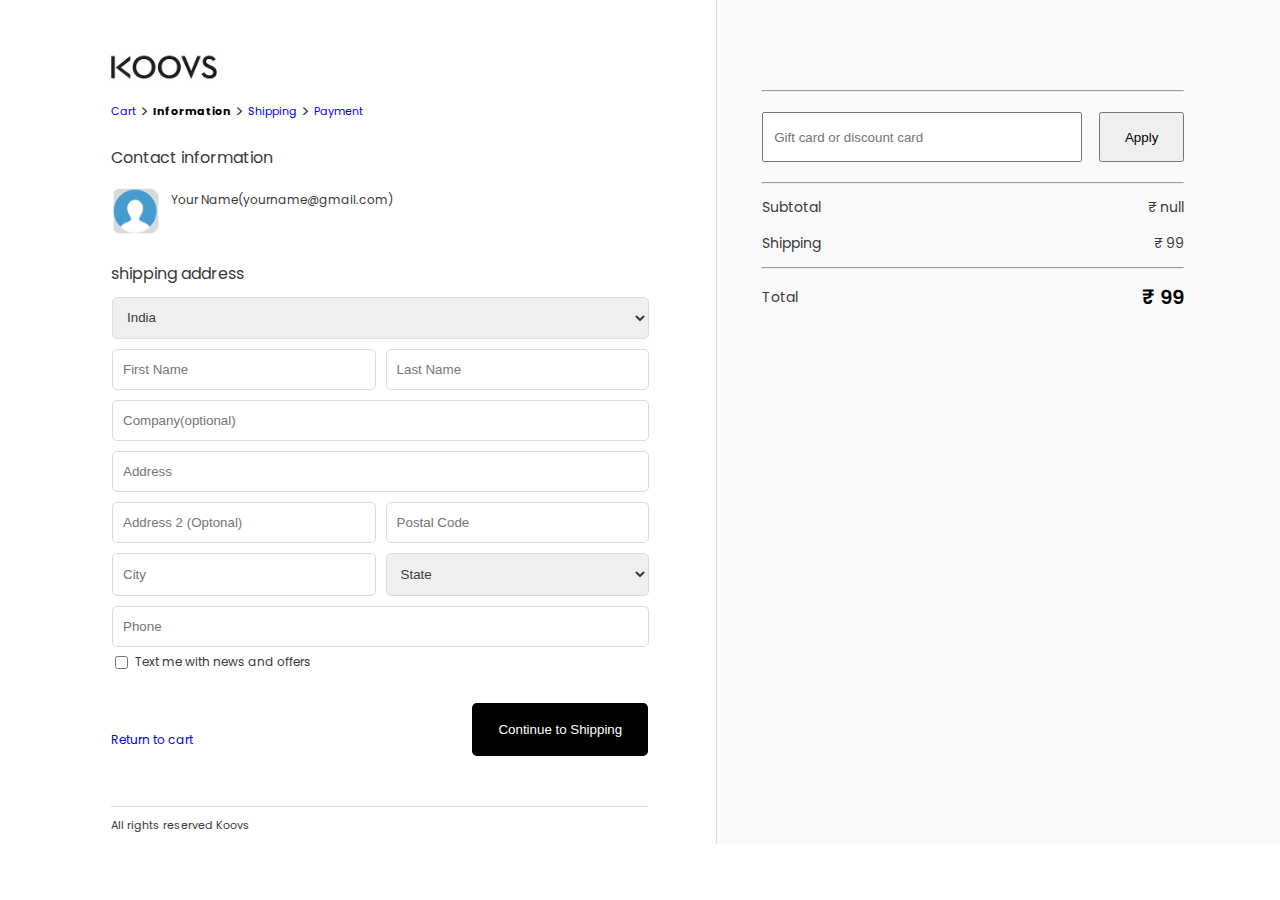
<file: checkout.html>
<!DOCTYPE html>
<html lang="en">
<head>
    <link rel="preconnect" href="https://fonts.googleapis.com">
    <link rel="preconnect" href="https://fonts.gstatic.com" crossorigin>
    <link href="https://fonts.googleapis.com/css2?family=Poppins&display=swap" rel="stylesheet">
    <meta charset="UTF-8">
    <meta http-equiv="X-UA-Compatible" content="IE=edge">
    <meta name="viewport" content="width=device-width, initial-scale=1.0">
    <title>Document</title>
    <link rel="stylesheet" href="./styles/checkout.css">
</head>
<body>
    <div class="container">
        <div class="left">
            <div id="kooImg">
                <img src="./images/koovs logo.jpg" alt="logo">
            </div>
            <div class="insidel">
                <div id="pages">
                    <p><a href="./cart.html">Cart</a> > <a href="./checkout.html"><strong style="color: black;">Information</strong></a> > <a href="./shipping.html">Shipping</a> > <a href="./payment.html">Payment</a></p>
                </div>
                <p id="cont">Contact information</p>
                <div style="display: flex;">
                    <img src="./images/Screenshot (262).png" alt="id" style="width: 50px;">
                    <span style="font-size: 12px; margin-top: 5px;margin-left: 10px;">Your Name(yourname@gmail.com)</span>
                </div>
        
                <div style="margin-top: 25px; margin-bottom: 10px;">shipping address</div>
                <div class="bottomvar">
                    
                    <select name="" id="Email" style="grid-area: Email;">
                        <option value="india">India</option>
                    </select>
                    <input id="Fname" placeholder="First Name" style="grid-area:Fname;">
                    <input id="Lname" placeholder="Last Name" style="grid-area:Lname ;">
                    <input id="comp" placeholder="Company(optional)" style="grid-area: comp;">
                    <input id="Address" placeholder="Address" style="grid-area:Address ;">
                    <input id="Add2" placeholder="Address 2 (Optonal)" style="grid-area:Add2 ;">
                    <input id="PC" placeholder="Postal Code" style="grid-area:PC;" type="number">
                    <input id="City" placeholder="City" style="grid-area:City ;">
                    
                    <select id="Region" style="grid-area:Region;" >
                        <option value="">State</option>
                        <option value="">Jharkhand</option>
                        <option value="">Bihar</option>
                        <option value="">Uttar Pradesh</option>
                        <option value="">Chattishgard</option>
                        <option value="">Odissa</option>
                        <option value="">Hydrabad</option>
                        <option value="">Banglore</option>
                        <option value="">Goa</option>
                        <option value="">Maharastra</option>
                        <option value="">Gujrat</option>
                        <option value="">Jammu & Kashmir</option>
                        <option value="">Laddak</option>
                        <option value="">Punjab</option>
                        <option value="">Haryana</option>
                        <option value="">Madhya prasesh</option>
                    </select>
                    <input id="Phone" placeholder="Phone" style="grid-area:Phone ;" type="number">
                    
                </div>
                <input type="checkbox" style="position: relative; top: 3px;">
                <span style="font-size: 12px;">Text me with news and offers</span>
                <div id="butts">
                    <a href="./cart.html"><p style="position:relative; top:30px">Return to cart</p></a>
                    <button id="gotoship">Continue to Shipping</button>
                </div>
                <div id="reserve">
                    <div>All rights reserved Koovs</div>
                </div>


            </div>
            
        </div>
        <div class="right">
            <div class="inside">
                <div class="prod"></div>
                <hr>
                <div id="discount">
                    <input type="text" placeholder="Gift card or discount card">
                    <button>Apply</button>

                </div>
                <hr>
                <div style="display: flex; justify-content: space-between;">
                    <div>Subtotal</div>
                    <div id="sum"></div>
                </div>
                <div style="display: flex; justify-content: space-between;">
                    <div>Shipping</div>
                    <div>₹ 99</div>
                </div>
                <hr>
                <div style="display: flex; justify-content: space-between;">
                    <div style="margin-top: 10px;">Total</div>
                    <div id="net"></div>
                </div>
                
            </div>
            
        </div>
    </div>
</body>
</html>

<script src="./scripts/checkout.js"></script>
</file>
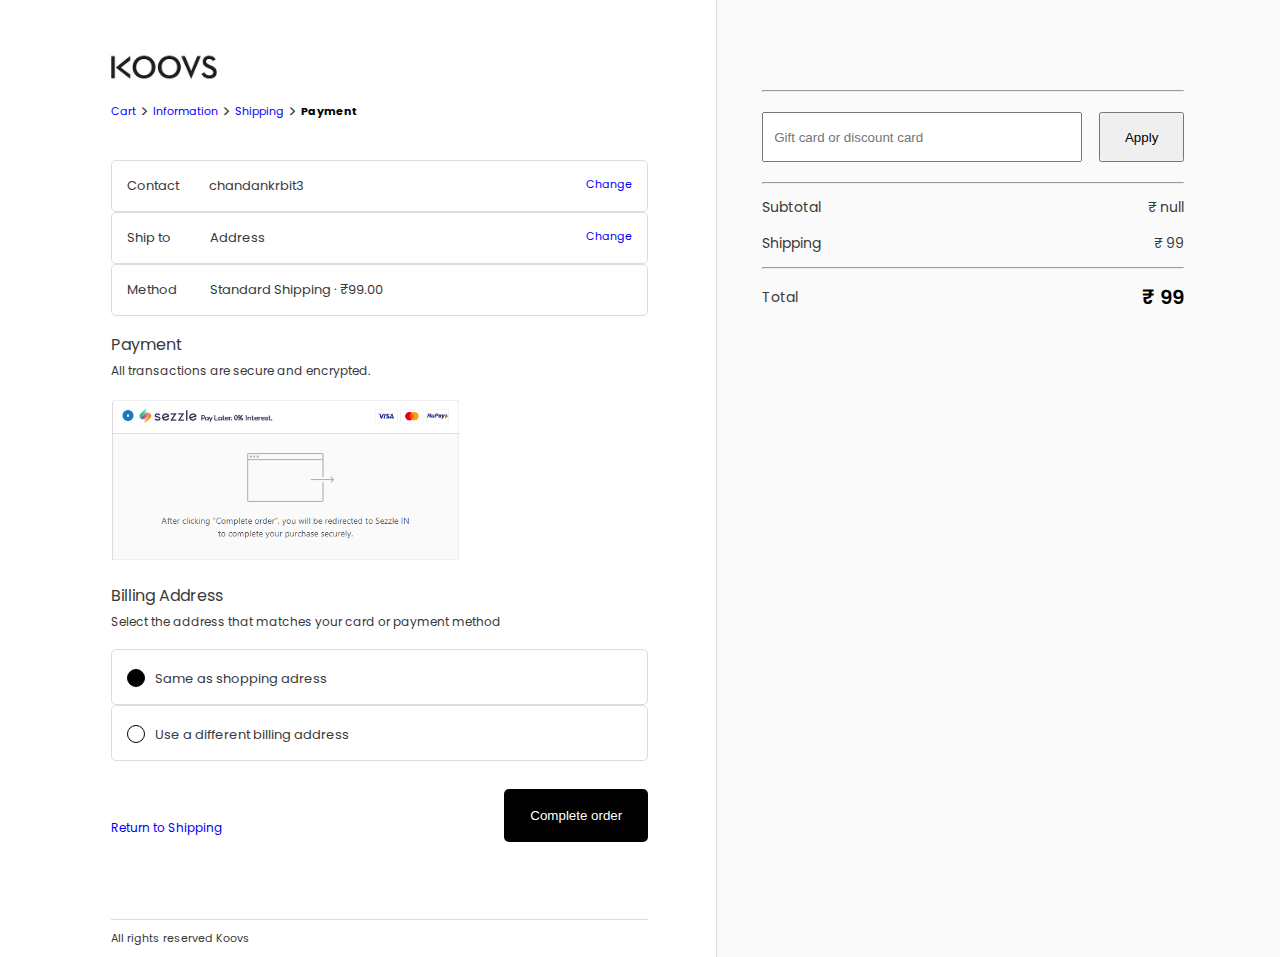
<file: payment.html>
<!DOCTYPE html>
<html lang="en">
  <head>
    <link rel="preconnect" href="https://fonts.googleapis.com" />
    <link rel="preconnect" href="https://fonts.gstatic.com" crossorigin />
    <link
      href="https://fonts.googleapis.com/css2?family=Poppins&display=swap"
      rel="stylesheet"
    />
    <meta charset="UTF-8" />
    <meta http-equiv="X-UA-Compatible" content="IE=edge" />
    <meta name="viewport" content="width=device-width, initial-scale=1.0" />
    <title>Document</title>
   <link rel="stylesheet" href="./styles/payment.css">
  </head>
  <body>
    <div class="container">
      <div class="left">
        <div id="kooImg">
          <img src="./images/koovs logo.jpg" alt="logo" />
        </div>
        <div class="insidel">
          <div id="pages">
            <p>
              <a href="./cart.html">Cart</a> >
              <a href="./checkout.html">Information</a> >
              <a href="./shipping.html">Shipping</a> >
              <a href="./payment.html"
                ><strong style="color: black">Payment</strong></a
              >
            </p>
          </div>
          <div class="bottomvar">
            <div class="div1">
              <span>Contact</span
              ><span id="email" style="flex-grow: 3">chandankrbit3</span
              ><span style="color: blue; font-size: 11px">Change</span>
            </div>
            <div class="div1">
              <span style="width: 53px">Ship to</span
              ><span id="address" style="flex-grow: 3">Address</span
              ><span style="color: blue; font-size: 11px">Change</span>
            </div>
            <div class="div2">
              <span>Method</span
              ><span id="std">Standard Shipping · ₹99.00</span>
            </div>
          </div>
          <p>
            Payment<br /><span style="font-size: 12px"
              >All transactions are secure and encrypted.</span
            >
          </p>
          <div id="card">
            <img src="./images/card details.png" alt="" />
          </div>
          <div>
            <p>
              Billing Address<br /><span style="font-size: 12px"
                >Select the address that matches your card or payment
                method</span
              >
            </p>
          </div>
          <div id="billing">
            <div
              id="blackbut"
              style="
                width: 16px;
                height: 16px;
                border: 1px solid black;
                border-radius: 50%;
                display: inline-block;
                position: relative;
                top: 4px;
                background-color: black;
              "
            ></div>
            <span style="margin-left: 7px">Same as shopping adress</span>
          </div>
          <div id="diff">
            <div
              id="bluebut"
              style="
                width: 16px;
                height: 16px;
                border: 1px solid black;
                border-radius: 50%;
                display: inline-block;
                position: relative;
                top: 4px;
              "
            ></div>
            <span style="margin-left: 7px"
              >Use a different billing address</span
            >
          </div>

          <div id="againadd">
            <div class="bottomvars">
              <input
                id="Email"
                placeholder="Country/region"
                style="grid-area: Email"
              />
              <input
                id="Fname"
                placeholder="First Name"
                style="grid-area: Fname"
              />
              <input
                id="Lname"
                placeholder="Last Name"
                style="grid-area: Lname"
              />
              <input
                id="comp"
                placeholder="Company(optional)"
                style="grid-area: comp"
              />
              <input
                id="Address"
                placeholder="Address"
                style="grid-area: Address"
              />
              <input
                id="Add2"
                placeholder="Address 2 (Optonal)"
                style="grid-area: Add2"
              />
              <input id="PC" placeholder="Postal Code" style="grid-area: PC" />
              <input id="City" placeholder="City" style="grid-area: City" />
              <input
                id="Region"
                placeholder="Region (Optonal)"
                style="grid-area: Region"
              />
              <input id="Phone" placeholder="Phone" style="grid-area: Phone" />
            </div>
          </div>

          <div id="butts">
            <a href="./shipping.html">
              <p style="position: relative; top: 30px">Return to Shipping</p></a
            >
            <a href="Thank_you.html"
              ><button id="gotoship">Complete order</button></a
            >
          </div>
          <div id="reserve">
            <div>All rights reserved Koovs</div>
          </div>
        </div>
      </div>
      <div class="right">
        <div class="inside">
          <div class="prod"></div>
          <hr />
          <div id="discount">
            <input type="text" placeholder="Gift card or discount card" />
            <button>Apply</button>
          </div>
          <hr />
          <div style="display: flex; justify-content: space-between">
            <div>Subtotal</div>
            <div id="sum"></div>
          </div>
          <div style="display: flex; justify-content: space-between">
            <div>Shipping</div>
            <div>₹ 99</div>
          </div>
          <hr />
          <div style="display: flex; justify-content: space-between">
            <div style="margin-top: 10px">Total</div>
            <div id="net"></div>
          </div>
        </div>
      </div>
    </div>
  </body>
</html>
<script src="./scripts/payment.js"></script>
</file>
<file: styles/checkout.css>
body {
  margin: 0px;
  font-family: "Poppins", sans-serif;
  color: #393939;
}
.container {
  display: flex;
  width: 100%;
}

.left {
  flex: 5.6;
}
.right {
  flex: 4.4;
  background-color: #fafafa;
  border-left: 1px solid gainsboro;
}
.prod img {
  height: 64px;
}
.imgdiv {
  border: 1px solid gainsboro;
  width: 64px;
  text-align: center;
  border-radius: 10px;
}
.maindiv {
  display: flex;
}

.namedetaildiv {
  margin-left: 10px;
  width: 65%;
}
.namedetaildiv p {
  margin: 0px;
}
.namedetaildiv h4 {
  margin: 0px;
}
.inside {
  margin-left: 8%;
  margin-top: 10vh;
  width: 75%;
}
.inside div {
  margin-top: 5px;
  margin-bottom: 5px;
  font-size: 14px;
}

#discount input {
  width: 70%;
  height: 4vh;
  padding: 5px 10px;
}

#discount button {
  padding: 10px 24px;
}
#discount {
  display: flex;
  justify-content: space-between;
  margin: 20px 0px;
}
#net {
  font-size: 20px;
  color: black;
  font-weight: 600;
}
#kooImg img {
  width: 170px;

  margin-left: 11%;
}
.insidel {
  width: 75%;
  margin-left: 15.5%;
}

a {
  text-decoration: none;
  font-size: 11px;
  position: relative;
  bottom: 2px;
  color: blue;
}
#pages {
  position: relative;
  bottom: 20px;
}
#cont {
  margin-top: -15px;
}
.bottomvar {
  width: 100%;
  height: 350px;

  border: 1px solid transparent;
  display: grid;
  grid-template-columns: repeat(2, 1fr);
  grid-gap: 10px;
  grid-template-areas:
    "Email Email"
    "Fname Lname"
    "comp comp"
    "Address Address"
    "Add2 PC"
    "City Region"
    "Phone Phone";
}
.bottomvar > select {
  padding: 10px;
  border-radius: 5px;
  border: 1px solid gainsboro;
  color: #393939;
}
.bottomvar > input {
  padding: 10px;
  border-radius: 5px;
  border: 1px solid gainsboro;
}
#butts {
  padding: 30px 0px;
  display: flex;
  justify-content: space-between;
}
#butts p {
  display: inline;
  font-size: 12px;
  color: blue;
}
#butts button {
  padding: 18px 25px;
  background-color: black;
  color: white;
  border: 1px solid transparent;
  border-radius: 5px;
}
#reserve {
  margin-top: 20px;
  padding: 10px 0px;
  font-size: 11px;
  border-top: 1px solid gainsboro;
}
#gotoship:hover {
  background-color: gray;
}
@media only screen and (max-width: 480px) {
  .container {
    display: flex;
    flex-direction: column;
  }
  .left {
    width: 100%;
  }
  .right {
    width: 100%;
  }
  #reserve {
    display: none;
  }
  #kooImg img {
    width: 170px;

    margin-left: 3%;
  }
  .insidel {
    width: 75%;
    margin-left: 9%;
  }
}
</file>
<file: styles/payment.css>
body {
  margin: 0px;
  font-family: "Poppins", sans-serif;
  color: #393939;
}
.container {
  display: flex;
  width: 100%;
}

.left {
  flex: 5.6;
}
.right {
  flex: 4.4;

  background-color: #fafafa;
  border-left: 1px solid gainsboro;
}
.prod img {
  height: 64px;
}
.imgdiv {
  border: 1px solid gainsboro;
  width: 64px;
  text-align: center;
  border-radius: 10px;
}
.maindiv {
  display: flex;
}
.namedetaildiv p {
  margin: 0px;
}
.namedetaildiv h4 {
  margin: 0px;
}
.namedetaildiv {
  margin-left: 10px;
  width: 65%;
}
.inside {
  margin-left: 8%;
  margin-top: 10vh;
  width: 75%;
}
.inside div {
  margin-top: 5px;
  margin-bottom: 5px;
  font-size: 14px;
}

#discount input {
  width: 70%;
  height: 4vh;
  padding: 5px 10px;
}

#discount button {
  padding: 10px 24px;
}
#discount {
  display: flex;
  justify-content: space-between;
  margin: 20px 0px;
}
#net {
  font-size: 20px;
  color: black;
  font-weight: 600;
}
#kooImg img {
  width: 170px;

  margin-left: 11%;
}
.insidel {
  width: 75%;
  margin-left: 15.5%;
}

a {
  text-decoration: none;
  font-size: 11px;
  position: relative;
  bottom: 2px;
  color: blue;
}
#pages {
  position: relative;
  bottom: 20px;
}
#cont {
  margin-top: -15px;
}

#butts {
  padding: 30px 0px;
  display: flex;
  justify-content: space-between;
}
#butts p {
  display: inline;
  font-size: 12px;
  color: blue;
}
#butts button {
  padding: 18px 25px;
  background-color: black;
  color: white;
  border: 1px solid transparent;
  border-radius: 5px;
}
#reserve {
  margin-top: 5vh;
  padding: 10px 0px;
  font-size: 11px;
  border-top: 1px solid gainsboro;
}
.div1 {
  width: 94%;
  display: flex;
  flex-grow: 1;
  gap: 30px;
  border: 1px solid gainsboro;
  font-size: 13px;
  padding: 15px;
  border-radius: 5px;
}
.div2 {
  width: 94%;
  display: flex;

  gap: 7px;
  border: 1px solid gainsboro;
  font-size: 13px;
  padding: 15px;
  border-radius: 5px;
}

#std {
  width: 72%;
  margin-left: 5.2%;
}
#card img {
  width: 350px;
}
#billing {
  width: 94%;

  border: 1px solid gainsboro;
  font-size: 13px;
  padding: 15px;
  border-radius: 5px;
}
#diff {
  width: 94%;

  border: 1px solid gainsboro;
  font-size: 13px;
  padding: 15px;
  border-radius: 5px;
}
.bottomvars {
  width: 100%;
  height: 350px;

  border: 1px solid transparent;
  display: grid;
  grid-template-columns: repeat(2, 1fr);
  grid-gap: 10px;
  grid-template-areas:
    "Email Email"
    "Fname Lname"
    "comp comp"
    "Address Address"
    "Add2 PC"
    "City Region"
    "Phone Phone";
}
.bottomvars > input {
  padding: 10px;
  border-radius: 5px;
  border: 1px solid gainsboro;
}

#againadd {
  padding: 3%;
  background-color: #fafafa;
  border: 1px solid gainsboro;
  display: none;
}
#gotoship:hover {
  background-color: gray;
}
@media only screen and (max-width: 480px) {
  .container {
    display: flex;
    flex-direction: column;
  }
  .left {
    width: 100%;
  }
  .right {
    width: 100%;
  }
  #reserve {
    display: none;
  }
  #kooImg img {
    width: 170px;

    margin-left: 3%;
  }
  .insidel {
    width: 75%;
    margin-left: 9%;
  }
}
</file>
